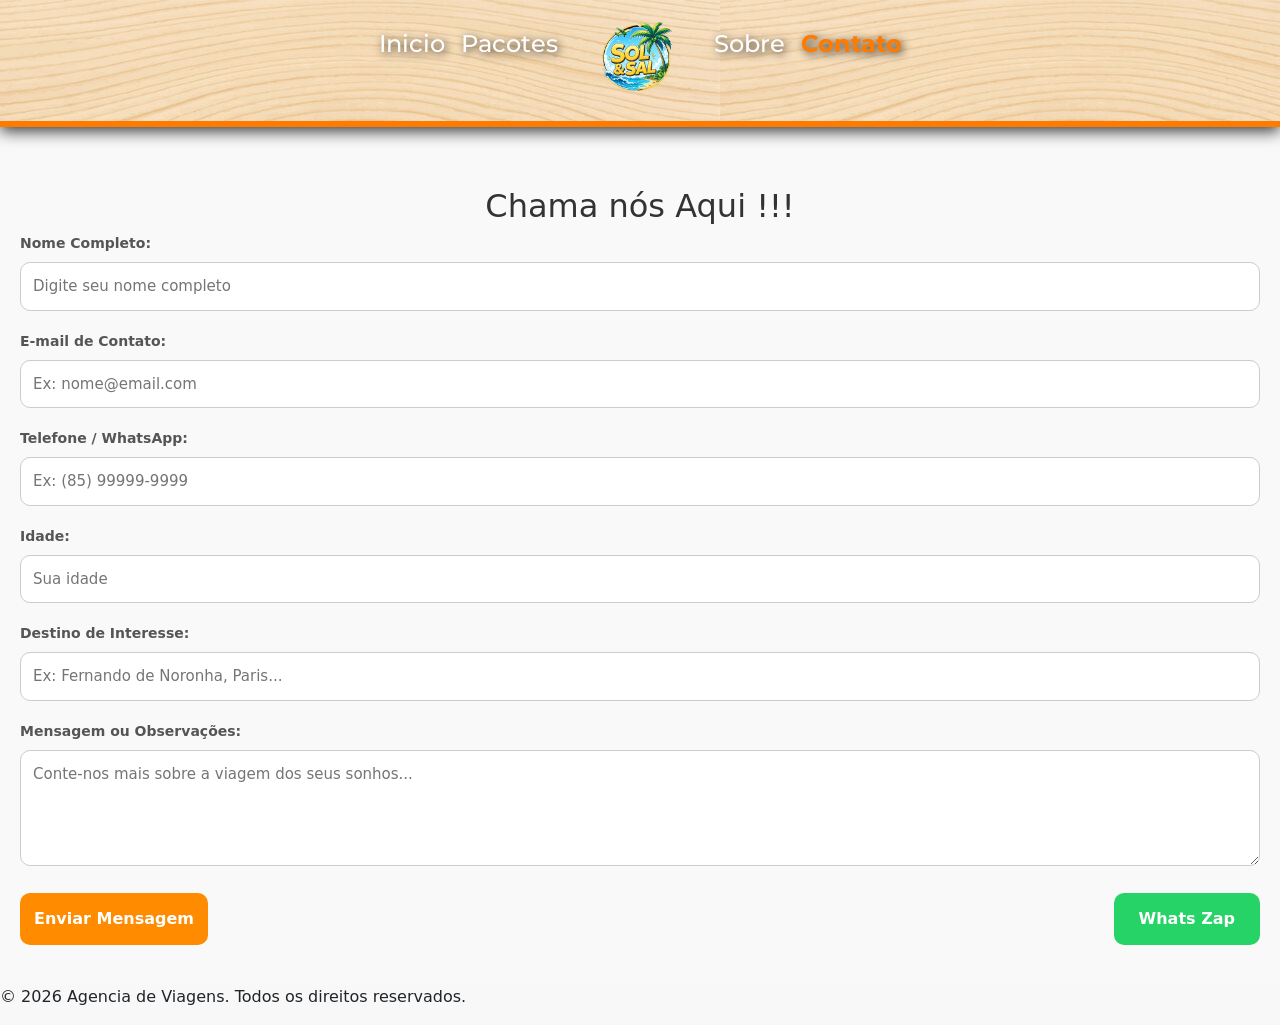
<file: contato.html>
<!DOCTYPE html>
<html lang="en">
<head>
    <meta charset="UTF-8">
    <meta name="viewport" content="width=device-width, initial-scale=1.0">
    <title>Contato e Atendimento | Sol & Sal</title>

    <link rel="preconnect" href="https://fonts.googleapis.com">
    <link rel="preconnect" href="https://fonts.gstatic.com" crossorigin>
    <link href="https://fonts.googleapis.com/css2?family=Montserrat:wght@400;700;900&display=swap" rel="stylesheet">
    <link href="https://fonts.googleapis.com/css2?family=Bebas+Neue&display=swap" rel="stylesheet">
    <link href="https://cdn.jsdelivr.net/npm/bootstrap@5.3.3/dist/css/bootstrap.min.css" rel="stylesheet">
    <link rel="stylesheet" href="css/style.css"/>
    <link rel="icon" type="favicon" href="images/logo.png" class="favicon">
    <script src="https://cdn.jsdelivr.net/npm/bootstrap@5.3.3/dist/js/bootstrap.bundle.min.js"></script>
</head>
<body>
    <header>
        <div class="container-fluid header-content">

            <nav class="navbar navbar-expand-lg">
                <div class="container-fluid">

                        <button class="navbar-toggler" type="button" data-bs-toggle="collapse" data-bs-target="#menuNavbar" aria-controls="menuNavbar" aria-expanded="false" aria-label="Alternar navegação">
                            <span class="navbar-toggler-icon"></span>
                        </button>

                        <div class="collapse navbar-collapse" id="menuNavbar">
                        <ul class="navbar-nav me-auto mb-2 mb-lg-0">
                            <li class="nav-item">
                            <a class="nav-link custom-navlink" aria-current="page" href="index.html">Inicio</a>
                            </li>
                            <li class="nav-item">
                            <a class="nav-link custom-navlink" href="pacotes.html">Pacotes</a>
                            </li>
                            
                            <li>
                            <a href="index.html">
                            <img src="images/logo.png" alt="Logo" class="logo">
                            </a>
                            </li>
                            
                            <li class="nav-item">
                            <a class="nav-link custom-navlink" href="sobre.html">Sobre</a>
                            </li>
                            <li class="nav-item">
                            <a class="nav-link custom-navlink active" href="contato.html">Contato</a>
                            </li>
                        </ul>
                        </div>
                </div>
            </nav>
        </div>

    </header>
    <main>
        <section>
                       <h2 style="text-align: center; margin-top: 20px; color: #333;">Chama nós Aqui !!!</h2>

            <form class="formulario-contato">

                <div class="campo-grupo">
                    <label for="nome">Nome Completo:</label>
                    <input type="text" id="nome" name="nome" placeholder="Digite seu nome completo" required>
                </div>

                <div class="campo-grupo">
                    <label for="email">E-mail de Contato:</label>
                    <input type="email" id="email" name="email" placeholder="Ex: nome@email.com" required>
                </div>

                <div class="campo-grupo">
                    <label for="telefone">Telefone / WhatsApp:</label>
                    <input type="tel" id="telefone" name="telefone" placeholder="Ex: (85) 99999-9999">
                </div>

                <div class="campo-grupo">
                    <label for="idade">Idade:</label>
                    <input type="number" id="idade" name="idade" placeholder="Sua idade">
                </div>

                <div class="campo-grupo">
                    <label for="destino">Destino de Interesse:</label>
                    <input type="text" id="destino" name="destino" placeholder="Ex: Fernando de Noronha, Paris...">
                </div>

                <div class="campo-grupo">
                    <label for="mensagem">Mensagem ou Observações:</label>
                    <textarea id="mensagem" name="mensagem" rows="4" placeholder="Conte-nos mais sobre a viagem dos seus sonhos..."></textarea>
                </div>

                <div class="botoes-grupo">
                    <button type="submit" class="btn-enviar">Enviar Mensagem</button>
                    <button type="reset" class="btn-zap">Whats Zap</button>
                </div>
        </section>
    </main>
    <!-- Alteração feita por Carlos Italo: Adicionado o rodapé da página -->
    <footer>
        <p>&copy; 2026 Agencia de Viagens. Todos os direitos reservados.</p>
    </footer>
</body>
</html>
</file>
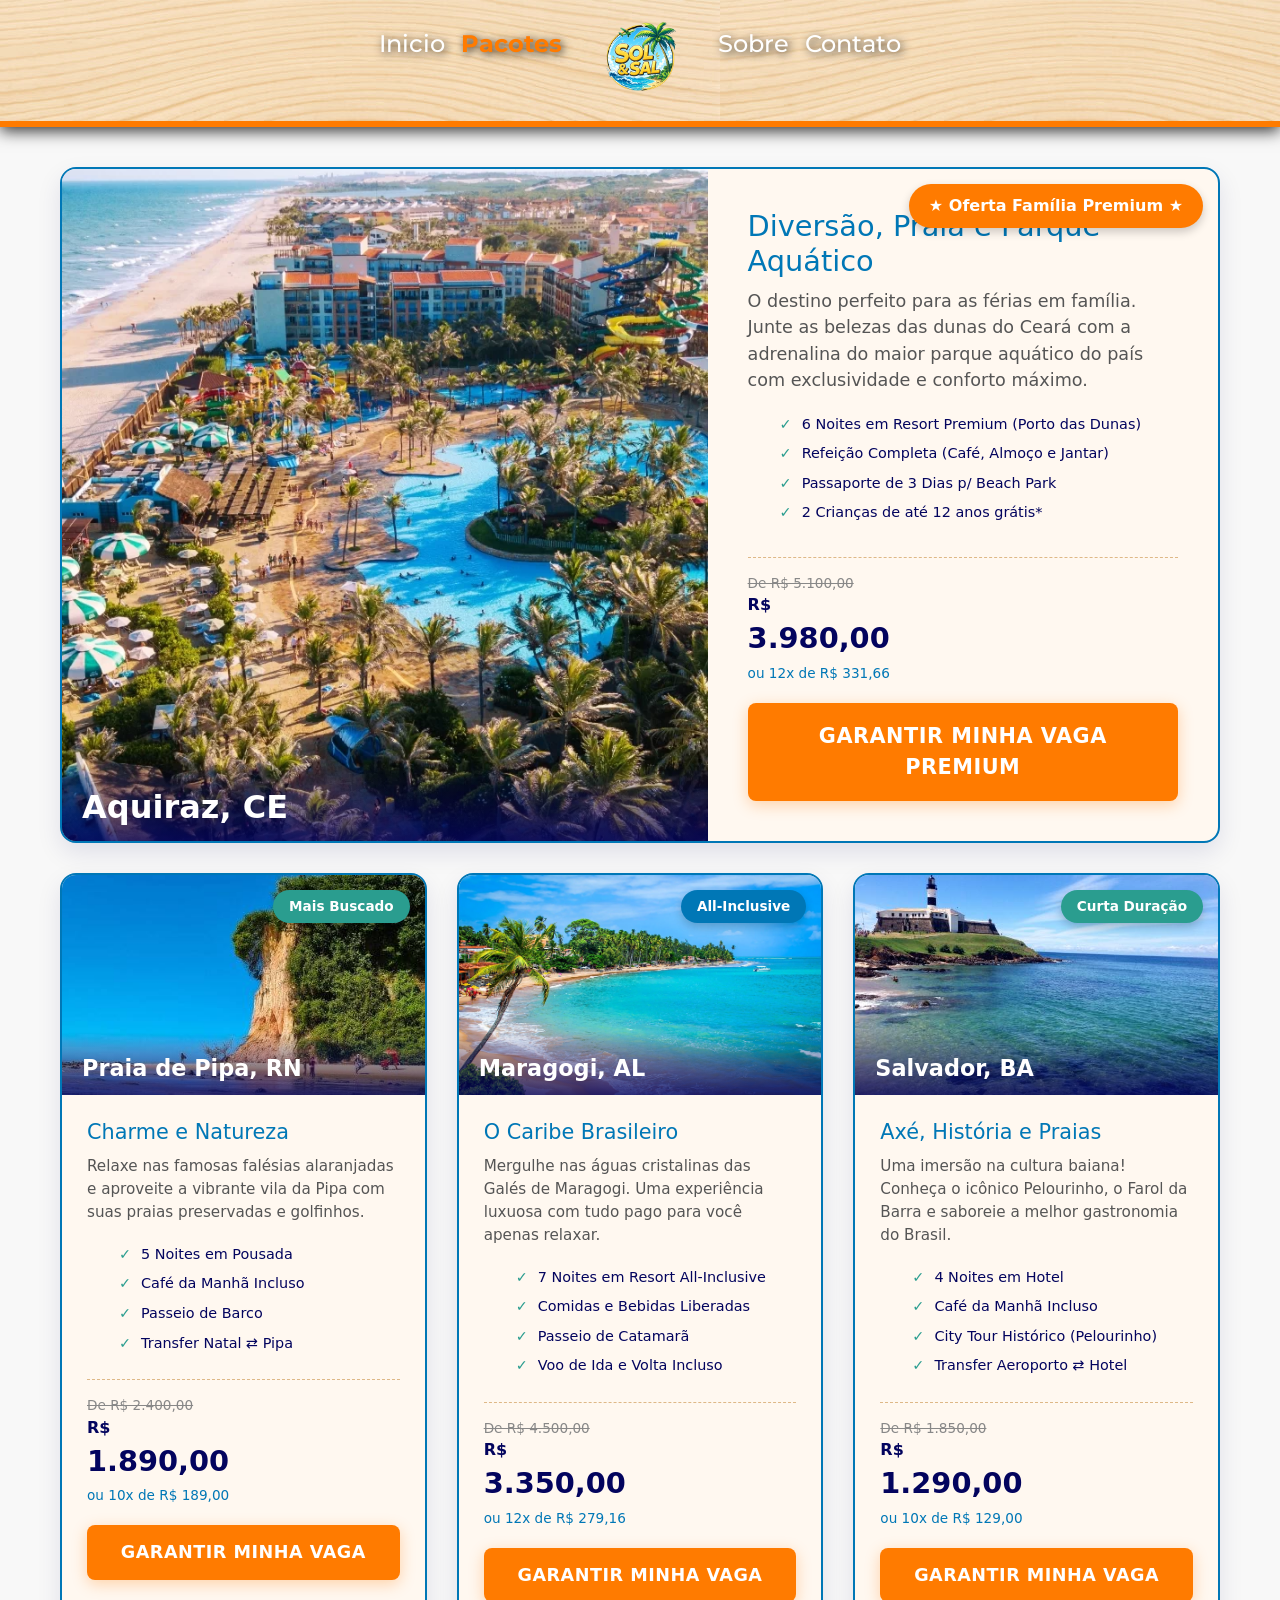
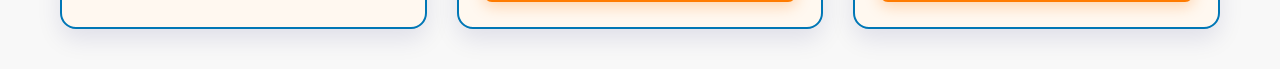
<file: pacotes.html>
<!DOCTYPE html>
<html lang="en">
<head>
    <meta charset="UTF-8">
    <meta name="viewport" content="width=device-width, initial-scale=1.0">
    <title>Pacotes de Viagem e Destinos Incríveis | Sol & Sal</title>

    <link rel="preconnect" href="https://fonts.googleapis.com">
    <link rel="preconnect" href="https://fonts.gstatic.com" crossorigin>
    <link href="https://fonts.googleapis.com/css2?family=Montserrat:wght@400;700;900&display=swap" rel="stylesheet">
    <link href="https://fonts.googleapis.com/css2?family=Bebas+Neue&display=swap" rel="stylesheet">
    <link href="https://cdn.jsdelivr.net/npm/bootstrap@5.3.3/dist/css/bootstrap.min.css" rel="stylesheet">
    <link rel="stylesheet" href="css/style.css"/>
    <link rel="icon" type="favicon" href="images/logo.png" class="favicon">
    <script src="https://cdn.jsdelivr.net/npm/bootstrap@5.3.3/dist/js/bootstrap.bundle.min.js"></script>
</head>
<body>
    <header>
        <div class="container-fluid header-content">
            
            
            <nav class="navbar navbar-expand-lg">
                <div class="container-fluid">

                        <button class="navbar-toggler" type="button" data-bs-toggle="collapse" data-bs-target="#menuNavbar" aria-controls="menuNavbar" aria-expanded="false" aria-label="Alternar navegação">
                            <span class="navbar-toggler-icon"></span>
                        </button>

                        <div class="collapse navbar-collapse" id="menuNavbar">
                        <ul class="navbar-nav me-auto mb-2 mb-lg-0">
                            <li class="nav-item">
                            <a class="nav-link custom-navlink" aria-current="page" href="index.html">Inicio</a>
                            </li>
                            <li class="nav-item">
                            <a class="nav-link custom-navlink active" href="pacotes.html">Pacotes</a>
                            </li>
                            
                            <li>
                            <a href="index.html">
                            <img src="images/logo.png" alt="Logo" class="logo">
                            </a>
                            </li>

                            <li class="nav-item">
                            <a class="nav-link custom-navlink" href="sobre.html">Sobre</a>
                            </li>
                            <li class="nav-item">
                            <a class="nav-link custom-navlink" href="contato.html">Contato</a>
                            </li>
                        </ul>
                        </div>
                </div>
            </nav>
        </div>

    </header>
    <div class="pacotes-vitrine">

      <!-- PACOTE 1: AQUIRAZ (CE) - DESTAQUE -->
  <div class="pacote-card destaque-master"> 
    <span class="pacote-tag" style="background-color: var(--cor_sol); font-size: 1rem; padding: 10px 20px;">
      ★ Oferta Família Premium ★
    </span>
    
    <div class="pacote-imagem">
      <img class="img-pacote-destaque" src="images/pacoteaquiraz.jpg" alt="Resort e Piscina em Aquiraz">
      <div class="pacote-destino" style="font-size: 2rem;">Aquiraz, CE</div>
    </div>
    
    <div class="pacote-conteudo">
      <h3 class="pacote-titulo" style="font-size: 1.8rem;">Diversão, Praia e Parque Aquático</h3>
      <p class="pacote-descricao" style="font-size: 1.1rem;">O destino perfeito para as férias em família. Junte as belezas das dunas do Ceará com a adrenalina do maior parque aquático do país com exclusividade e conforto máximo.</p>
      
      <ul class="pacote-beneficios" style="font-size: 1rem;">
        <li><span class="icone">✓</span> 6 Noites em Resort Premium (Porto das Dunas)</li>
        <li><span class="icone">✓</span> Refeição Completa (Café, Almoço e Jantar)</li>
        <li><span class="icone">✓</span> Passaporte de 3 Dias p/ Beach Park </li>
        <li><span class="icone">✓</span> 2 Crianças de até 12 anos grátis*</li>
      </ul>
      
      <div class="pacote-preco-container">
        <div class="preco-antigo">De R$ 5.100,00</div>
        <div class="preco-atual">
          <span class="moeda">R$</span> 3.980,00 
          <span class="parcela">ou 12x de R$ 331,66</span>
        </div>
      </div>
      
      <button class="pacote-botao" style="font-size: 1.3rem; padding: 18px;">Garantir Minha Vaga Premium</button>
    </div>
  </div>

  <!-- PACOTE 2: PIPA (RN) -->
  <div class="pacote-card">
    <span class="pacote-tag">Mais Buscado</span>
    <div class="pacote-imagem">
      <img src="images/pacotepipa.jpg" alt="Praia da Pipa Imagem Para Pacotes">
      <div class="pacote-destino">Praia de Pipa, RN</div>
    </div>
    <div class="pacote-conteudo">
      <h3 class="pacote-titulo">Charme e Natureza</h3>
      <p class="pacote-descricao">Relaxe nas famosas falésias alaranjadas e aproveite a vibrante vila da Pipa com suas praias preservadas e golfinhos.</p>
      <ul class="pacote-beneficios">
        <li><span class="icone">✓</span> 5 Noites em Pousada</li>
        <li><span class="icone">✓</span> Café da Manhã Incluso</li>
        <li><span class="icone">✓</span> Passeio de Barco </li>
        <li><span class="icone">✓</span> Transfer Natal ⇄ Pipa</li>
      </ul>
      <div class="pacote-preco-container">
        <div class="preco-antigo">De R$ 2.400,00</div>
        <div class="preco-atual">
          <span class="moeda">R$</span> 1.890,00 
          <span class="parcela">ou 10x de R$ 189,00</span>
        </div>
      </div>
      <button class="pacote-botao">Garantir Minha Vaga</button>
    </div>
  </div>

  <!-- PACOTE 3: MARAGOGI (AL) -->
  <div class="pacote-card">
    <span class="pacote-tag" style="background-color: var(--cor_mar_escuro);">All-Inclusive</span>
    <div class="pacote-imagem">
      <img src="images/pacotemaragogi.jpg" alt="Pacote Maragogi, Caribe Brasileiro">
      <div class="pacote-destino">Maragogi, AL</div>
    </div>
    <div class="pacote-conteudo">
      <h3 class="pacote-titulo">O Caribe Brasileiro</h3>
      <p class="pacote-descricao">Mergulhe nas águas cristalinas das Galés de Maragogi. Uma experiência luxuosa com tudo pago para você apenas relaxar.</p>
      <ul class="pacote-beneficios">
        <li><span class="icone">✓</span> 7 Noites em Resort All-Inclusive</li>
        <li><span class="icone">✓</span> Comidas e Bebidas Liberadas</li>
        <li><span class="icone">✓</span> Passeio de Catamarã</li>
        <li><span class="icone">✓</span> Voo de Ida e Volta Incluso</li>
      </ul>
      <div class="pacote-preco-container">
        <div class="preco-antigo">De R$ 4.500,00</div>
        <div class="preco-atual">
          <span class="moeda">R$</span> 3.350,00 
          <span class="parcela">ou 12x de R$ 279,16</span>
        </div>
      </div>
      <button class="pacote-botao">Garantir Minha Vaga</button>
    </div>
  </div>

  <!-- PACOTE 4: SALVADOR (BA) -->
  <div class="pacote-card">
    <span class="pacote-tag">Curta Duração</span>
    <div class="pacote-imagem">
      <img src="images/pacotesalvador.jpg"Pacote Salvador Farol">
      <div class="pacote-destino">Salvador, BA</div>
    </div>
    <div class="pacote-conteudo">
      <h3 class="pacote-titulo">Axé, História e Praias</h3>
      <p class="pacote-descricao">Uma imersão na cultura baiana! Conheça o icônico Pelourinho, o Farol da Barra e saboreie a melhor gastronomia do Brasil.</p>
      <ul class="pacote-beneficios">
        <li><span class="icone">✓</span> 4 Noites em Hotel</li>
        <li><span class="icone">✓</span> Café da Manhã Incluso</li>
        <li><span class="icone">✓</span> City Tour Histórico (Pelourinho)</li>
        <li><span class="icone">✓</span> Transfer Aeroporto ⇄ Hotel</li>
      </ul>
      <div class="pacote-preco-container">
        <div class="preco-antigo">De R$ 1.850,00</div>
        <div class="preco-atual">
          <span class="moeda">R$</span> 1.290,00 
          <span class="parcela">ou 10x de R$ 129,00</span>
        </div>
      </div>
      <button class="pacote-botao">Garantir Minha Vaga</button>
    </div>
  </div>
</body>
</html>
</file>
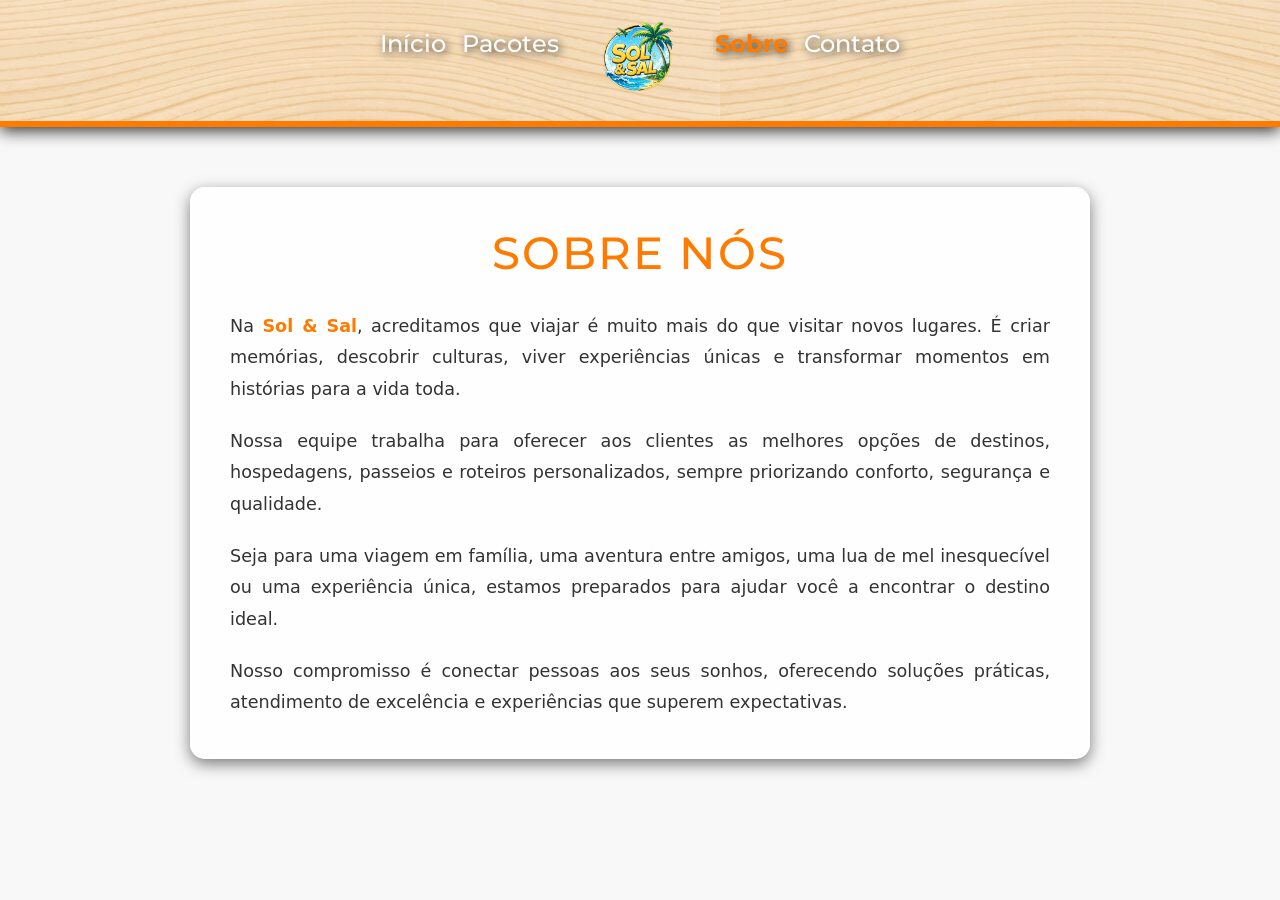
<file: sobre.html>
<!DOCTYPE html>
<html lang="en">
<head>
    <meta charset="UTF-8">
    <meta name="viewport" content="width=device-width, initial-scale=1.0">
    <title>Sobre Nós | Conheça a Sol & Sal</title>

    <link rel="preconnect" href="https://fonts.googleapis.com">
    <link rel="preconnect" href="https://fonts.gstatic.com" crossorigin>
    <link href="https://fonts.googleapis.com/css2?family=Montserrat:wght@400;700;900&display=swap" rel="stylesheet">
    <link href="https://fonts.googleapis.com/css2?family=Bebas+Neue&display=swap" rel="stylesheet">
    <link href="https://cdn.jsdelivr.net/npm/bootstrap@5.3.3/dist/css/bootstrap.min.css" rel="stylesheet">
    <link rel="stylesheet" href="css/style.css">
    <link rel="icon" type="image/png" href="images/logo.png">
    <script src="https://cdn.jsdelivr.net/npm/bootstrap@5.3.3/dist/js/bootstrap.bundle.min.js"></script>
</head>

<body>
    <header>
        <div class="container-fluid header-content">
            <nav class="navbar navbar-expand-lg">
                <div class="container-fluid">

                    <button class="navbar-toggler" type="button"
                        data-bs-toggle="collapse"
                        data-bs-target="#menuNavbar"
                        aria-controls="menuNavbar"
                        aria-expanded="false"
                        aria-label="Alternar navegação">
                        <span class="navbar-toggler-icon"></span>
                    </button>

                    <div class="collapse navbar-collapse" id="menuNavbar">
                        <ul class="navbar-nav mx-auto mb-2 mb-lg-0">
                            <li class="nav-item">
                                <a class="nav-link custom-navlink" href="index.html">Início</a>
                            </li>

                            <li class="nav-item">
                                <a class="nav-link custom-navlink" href="pacotes.html">Pacotes</a>
                            </li>

                            <li>
                            <a href="index.html">
                            <img src="images/logo.png" alt="Logo" class="logo">
                            </a>
                            </li>

                            <li class="nav-item">
                                <a class="nav-link custom-navlink active" href="sobre.html">Sobre</a>
                            </li>

                            <li class="nav-item">
                                <a class="nav-link custom-navlink" href="contato.html">Contato</a>
                            </li>
                        </ul>
                    </div>

                </div>
            </nav>
        </div>
    </header>

    <section class="sobre">
        <div class="container">
            <h2>Sobre Nós</h2>

            <p>
                Na <strong>Sol & Sal</strong>, acreditamos que viajar é muito mais
                do que visitar novos lugares. É criar memórias, descobrir culturas,
                viver experiências únicas e transformar momentos em histórias para a vida toda.
            </p>

            <p>
                Nossa equipe trabalha para oferecer aos clientes as melhores opções de
                destinos, hospedagens, passeios e roteiros personalizados, sempre
                priorizando conforto, segurança e qualidade.
            </p>

            <p>
                Seja para uma viagem em família, uma aventura entre amigos, uma lua de mel
                inesquecível ou uma experiência única, estamos preparados para ajudar você
                a encontrar o destino ideal.
            </p>

            <p>
                Nosso compromisso é conectar pessoas aos seus sonhos, oferecendo soluções
                práticas, atendimento de excelência e experiências que superem expectativas.
            </p>
        </div>
    </section>

</body>
</html>
</file>
<file: css/style.css>
* {
    margin: 0;
    padding: 0;
    box-sizing: border-box;
}
/* Root (predefinição de Titulo, cores e etc) */
:root {
    --title-font: 'Montserrat',  sans-serif;
    --title-weight: 500;
    --cor_branco: white;
    --cor_preto: black;
    --cor_madeira: #DEB887;
    --cor_sol: #FF7B00;
    --cor_mar_escuro: #0077B6;
    --cor_mar_claro: #FFF8F0;
    --cor_areia: #FFF8F0;
    --cor_folhas: #2A9D8F;
    --cor_textoescuro: #03045E;
    --cor_fundo_claro: #FFF8F0;
    --cor_texto_escuro: #03045E;
}


/* Logo no titulo, navbar e botoes da navbar */
.logo{
    height: 0px;
} 

header {
    position: sticky;
    min-height: 90px;
    top: 0;
    left: 0;
    width: 100%;
    z-index: 1000;
    display: flex;
    align-items: center;
    justify-content: center;
    border-bottom: 4px solid var(--cor_sol);
    box-shadow: 0 4px 15px rgba(0, 0, 0, 0.8);
    background-image: url(../images/fundonav.jpg);
}
.header-content {
    display: flex;
    align-items: center;
    justify-content: center;
    width: 100%;
    height: 100%;
    padding: 10px 20px;
}

nav {
    display: inline-block;
    flex-direction: row;
    justify-content: center;
    align-items: center;
    gap: 35px;
}
nav .custom-navlink{
    text-shadow: 2px 2px 8px rgba(0, 0, 0, 0.8) !important;
    font-family: var(--title-font);
    font-weight: var(--title-weight);
    font-size: 18px;
    text-decoration: none;
    color:var(--cor_branco) !important;

}
nav .custom-navlink:hover {
    color: var(--cor_sol) !important;
}
nav .custom-navlink.active,
nav .custom-navlink.pagina_ativa {
    font-weight: bold;
    color: var(--cor_sol) !important;
}
/* FIM DA NAV*/

/* Body Padrão (Alterar conforme desenvolvimento do site) */
body {
    padding-top: 0px;
    background-color: #f8f8f8;
    background-size: 25px 25px;
}

.banner {
    min-height: 450px;
    background-image: 
    linear-gradient(rgba(0, 0, 0, 0.4),
    rgba(0, 0, 0, 0.4)),
    url("../images/fundo_principal.jpg");
    background-size: cover;
    background-position: center;
    border-bottom: solid 6px var(--cor_sol);
    
    display: flex;
    flex-direction: column;
    justify-content: center;
    align-items: center;

    color: white;
    text-align: center;
}

.banner-title {
    font-family: 'Bebas Neue', sans-serif;
    font-size: 80px;
    font-weight: 720;
    color: white;
    line-height: 0.9;
    text-transform: uppercase;
    letter-spacing: 1px;
}

.banner-subtitle {
    font-family: 'Montserrat', sans-serif;
    color: white;
    font-size: 22px;
    font-weight: 400;
    letter-spacing: 1px;
}

/* CSS da Página Sobre */
.sobre {
    padding: 60px 20px;
}

.sobre .container {
    max-width: 900px;
    margin: 0 auto;
    background-color: rgba(255, 255, 255, 0.9);
    padding: 40px;
    border-radius: 15px;
    box-shadow: 0 5px 15px rgba(0.5, 0.5, 0.5, 0.5);
}

.sobre h2 {
    font-family: var(--title-font);
    font-weight: var(--title-weight);
    font-size: 2.8rem;
    text-align: center;
    color: var(--cor_sol);
    margin-bottom: 30px;
    text-transform: uppercase;
    letter-spacing: 2px;
}

.sobre p {
    font-size: 1.1rem;
    line-height: 1.8;
    color: #333;
    text-align: justify;
    margin-bottom: 20px;
}

.sobre strong {
    color: var(--cor_sol);
}

.sobre p:last-child {
    margin-bottom: 0;
}







/* CSS da Página Contato */
/*Alteraões feitas por Carlos Italo:
/* Define um fundo cinza claro*/
main {
    background-color: #f9f9f9;
    padding: 40px 20px;
}

/* Cria o seção de contato (quadro branco centralizado)*/
.secao-contato {
    max-width: 500px;
    margin: 0 auto;
    background: #ffffff;
    padding: 30px;
    border-radius: 15px; /* Bordas bem arredondadas no card */
}

/* Estilo do título */
.titulo-contato {
    text-align: center;
    margin-top: 0;
    margin-bottom: 25px;
    color: #333;
    font-size: 24px;
}

/* Espaçamento entre as caixas de texto */
.campo-grupo {
    margin-bottom: 20px;
}

/* Configuração descrião dos nomes dos cmapos */
.campo-grupo label {
    display: block; /* Força o texto a ficar em cima do campo */
    margin-bottom: 8px;
    font-weight: bold;
    color: #555;
    font-size: 14px;
}

/* Estilização moderna das caixas de entrada de texto */
.campo-grupo input, 
.campo-grupo textarea {
    width: 100%; /* Ocupa toda a largura da caixinha branca */
    padding: 12px;
    border: 1px solid #ccc;
    border-radius: 10px; /* Bordas arredondadas nos campos! */
    font-size: 15px;
    box-sizing: border-box; /* Impede que o padding estoure o tamanho do campo */
    outline: none;
    transition: border-color 0.3s ease;
}

/* Destaque em laranja (cor do Sol & Mar) quando o usuário clica no campo 
.campo-grupo input:focus, */
.campo-grupo textarea:focus {
    border-color: #ff8c00;
}

/* Alinhamento dos botões lado a lado */
.botoes-grupo {
    display: flex;
    justify-content: space-between;
    gap: 15px;
}

/* Base arredondada dos botões */
.btn-enviar , .btn-zap {
    padding: 14px;
    border: none;
    border-radius: 10px; /* Botões arredondados */
    font-size: 16px;
    font-weight: bold;
    cursor: pointer;
    transition: background-color 0.2s ease;
}

/* Botão Enviar - Laranja Principal */
.btn-enviar {
    background-color: #ff8c00;
    color: white;
}

.btn-enviar:hover {
    background-color: #e07b00;
}

/* Botão Zap - Verde */
.btn-zap {
    padding: 14px 25px;
    background-color: #25D366;
    color: #ffffff;
}

.btn-zap:hover {
    background-color: #25D366;
}

/* Seção dos destinos na página principal */
/* --- CONFIGURAÇÕES GERAIS --- */
.secao-inspiracao, .secao-roteiros {
    max-width: 1200px;
    margin: 0 auto;
    padding: 60px 20px;
}
.cabecalho-secao {
    text-align: center;
    margin-bottom: 40px;
}

.cabecalho-secao h2 {
    font-family: var(--title-font);
    font-size: 32px;
    font-weight: 700;
    color: #111;
    margin-bottom: 8px;
}
.divisor-secao {
    border: 0;
    height: 1px;
    background: #e0e0e0;
    max-width: 1160px;
    margin: 0 auto;
}

/* Cards de Destinos da Página Principal */
.grid-inspiracao {
    display: grid;
    grid-template-columns: repeat(auto-fill, minmax(260px, 1fr));
    gap: 24px;
}
.card-inspiracao {
    position: relative;
    height: 320px;
    border-radius: 16px;
    overflow: hidden;
    box-shadow: 0 8px 20px rgba(0,0,0,0.2);
    cursor: pointer;
}
.card-inspiracao img {
    width: 100%;
    height: 100%;
    object-fit: cover;
    transition: transform 0.5s ease;
}
/* Sombra na imagem para destacar o texto */
.card-inspiracao::after {
    content: '';
    position: absolute;
    inset: 0;
    background: linear-gradient(to top, rgba(0,0,0,0.8) 0%, rgba(0,0,0,0.2) 60%);
    transition: opacity 0.3s ease;
}
.overlay-conteudo {
    position: absolute;
    bottom: 0;
    left: 0;
    width: 100%;
    padding: 24px;
    z-index: 2;
    color: white;
    font-family: var(--title-font);
}
.overlay-conteudo h3 {
    font-size: 22px;
    font-weight: 700;
    margin-bottom: 4px;
}
.overlay-conteudo .estado {
    font-size: 14px;
    opacity: 0.8;
}
/* Efeito de movimento */
.card-inspiracao:hover img {
    transform: scale(1.1);
}

/* Cards de Destinos Em Alta */
.grid-roteiros {
    display: grid;
    grid-template-columns: repeat(auto-fill, minmax(260px, 1fr));
    gap: 24px;
}
.card-roteiro {
    background: #ffffff;
    border-radius: 12px;
    overflow: hidden;
    box-shadow: 0 4px 12px rgba(0, 0, 0, 0.3);
    border: 1px solid #eef2f5;
    display: flex;
    flex-direction: column;
    transition: transform 0.3s ease;
}
.card-roteiro:hover {
    transform: translateY(-5px);
}
.img-container {
    width: 100%;
    height: 180px;
}
.img-container img {
    width: 100%;
    height: 100%;
    object-fit: cover;
}
.roteiro-conteudo {
    padding: 20px;
    display: flex;
    flex-direction: column;
    flex-grow: 1;
}
.roteiro-conteudo h3 {
    font-family: var(--title-font);
    font-size: 18px;
    font-weight: 700;
    color: #2c3e50;
    margin: 0 0 12px 0;
}
.roteiro-rodape {
    display: flex;
    justify-content: space-between;
    align-items: center;
    font-family: var(--title-font);
    font-size: 13px;
    margin-top: auto;
}
.geo-local {
    display: flex;
    align-items: center;
    gap: 4px;
    color: #95a5a6;
}
.qtd-passeios {
    color: #7f8c8d;
    font-weight: 500;
}






/*PAGINA PACOTES VMS*/
/* Card Destaque Aquiraz */
.pacote-card {
    background-color: var(--cor_fundo_claro);
    border: 2px solid var(--cor_mar_escuro);
    border-radius: 16px;
    box-shadow: 0 10px 25px rgba(3, 4, 94, 0.1);
    width: 100%; 
    overflow: hidden;
    position: relative;
    transition: transform 0.3s ease, box-shadow 0.3s ease;
}
.img-pacote-destaque{
    width: 100%;
    max-height: 100%;
    position: absolute;
}
.pacote-card.destaque-master {
    grid-column: 1 / -1; /* Mágica: Faz o card ocupar todas as colunas de ponta a ponta */
    display: flex; /* Transforma o card de vertical para horizontal */
    flex-direction: row;
}
.pacote-card.destaque-master .pacote-imagem {
    flex: 1.5; /* Dá mais espaço para a imagem */
    height: 100%;
    min-height: 350px;
}
.pacote-card.destaque-master .pacote-conteudo {
    flex: 1;
    padding: 40px;
    display: flex;
    flex-direction: column;
    justify-content: center; /* Centraliza tudo verticalmente */
}
.pacote-card:hover {
    transform: translateY(-5px);
    box-shadow: 0 15px 35px rgba(3, 4, 94, 0.15);
}

/* Tag de Destaque usando a Cor_folhas */
.pacote-tag {
    background-color: var(--cor_folhas);
    color: #ffffff;
    font-size: 0.85rem;
    font-weight: bold;
    padding: 6px 16px;
    position: absolute;
    right: 15px;
    top: 15px;
    border-radius: 50px;
    z-index: 10;
    box-shadow: 0 4px 10px rgba(0, 0, 0, 0.2);
}

/* Área da Imagem */
.pacote-imagem {
    height: 220px;
    position: relative;
    overflow: hidden;
}

.pacote-imagem img {
    width: 100%;
    height: 100%;
    object-fit: cover;
}

/* Texto sobreposto na imagem usando Mar Profundo */
.pacote-destino {
    position: absolute;
    bottom: 0;
    left: 0;
    right: 0;
    background: linear-gradient(transparent, rgba(3, 4, 94, 0.8));
    color: #ffffff;
    padding: 20px 20px 10px 20px;
    font-size: 1.4rem;
    font-weight: bold;
}

/* Corpo do Conteúdo */
.pacote-conteudo {
    padding: 25px;
}

.pacote-titulo {
    color: var(--cor_mar_escuro);
    font-size: 1.3rem;
    margin-bottom: 10px;
}

.pacote-descricao {
    color: #555;
    font-size: 0.95rem;
    line-height: 1.5;
    margin-bottom: 20px;
}

/* Lista de Benefícios inclusos */
.pacote-beneficios {
    list-style: none;
    margin-bottom: 25px;
}

.pacote-beneficios li {
    color: var(--cor_texto_escuro);
    font-size: 0.9rem;
    margin-bottom: 8px;
    display: flex;
    align-items: center;
}

.pacote-beneficios .icone {
    color: var(--cor_folhas);
    font-weight: bold;
    margin-right: 10px;
}

/* Seção de Preços */
.pacote-preco-container {
    border-top: 1px dashed var(--cor_madeira);
    padding-top: 15px;
    margin-bottom: 20px;
}

.preco-antigo {
    color: #888;
    font-size: 0.85rem;
    text-decoration: line-through;
}

.preco-atual {
    color: var(--cor_texto_escuro);
    font-size: 1.8rem;
    font-weight: 800;
    display: flex;
    flex-direction: column;
}

.preco-atual .moeda {
    font-size: 1rem;
    font-weight: 600;
}

.preco-atual .parcela {
    font-size: 0.85rem;
    color: var(--cor_mar_escuro);
    font-weight: normal;
    margin-top: 2px;
}

/* Botão de Chamada para Ação com a Cor do Sol */
.pacote-botao {
    background-color: var(--cor_sol);
    border: none;
    border-radius: 8px;
    color: #ffffff;
    cursor: pointer;
    font-size: 1.1rem;
    font-weight: bold;
    padding: 14px;
    width: 100%;
    text-transform: uppercase;
    letter-spacing: 0.5px;
    transition: background-color 0.2s ease, transform 0.1s ease;
    box-shadow: 0 4px 15px rgba(255, 123, 0, 0.3);
}

/* Efeito de hover no botão (escurece levemente o laranja do sol) */
.pacote-botao:hover {
    background-color: #E06C00;
}

.pacote-botao:active {
    transform: scale(0.98);
}
/* Container da Vitrine de Pacotes */
.pacotes-vitrine {
    display: grid;
    grid-template-columns: repeat(3, 1fr); /* Força 3 colunas exatas */
    gap: 30px;
    padding: 40px 20px;
    max-width: 1200px;
    width: 100%;
    margin: 0 auto; /* Centraliza a vitrine na tela */
}

@media (max-width: 992px) {
    .pacotes-vitrine {
        grid-template-columns: repeat(2, 1fr); /* 2 colunas no tablet */
    }
}

@media (max-width: 768px) {
    .pacotes-vitrine {
        grid-template-columns: 1fr; /* 1 coluna no celular */
    }
    .pacote-card.destaque-master {
        flex-direction: column; /* Volta a ser vertical no celular */
    }
    .pacote-card.destaque-master .pacote-imagem {
        min-height: 250px;
    }
    .pacote-card.destaque-master .pacote-conteudo {
        padding: 25px;
    }
}
/*Fim da pagina pacotes*/





/* tela para tablet */
@media (min-width: 768px) {
    nav{
        gap: 40px;
    }
    nav a{
        font-size: 22px;
    }
}
/* Fim tela para tablet*/
 





/* Estilo exclusivo para o menu hamburguer*/
@media (max-width: 991px) {
/* 1. Mudar a cor de fundo da "caixa" do menu quando ele abre */
    #menuNavbar {
        background-color: var(--cor_madeira);
        padding: 15px;
        border-radius: 10px;
        margin-top: 10px;
        box-shadow: 0px 4px 10px var(--cor_sol); /* Sombra em volta  */
    }
    .navbar-nav .custom-navlink {
        color: var(--cor_branco);
        font-size: 18px;
        text-align: center;
        padding: 12px 0;
        border-bottom: 1px solid gray; 
        transition: all 0.3s ease;
    }
    .navbar-nav .nav-item:last-child .custom-navlink {
        border-bottom: none;
    }
    .navbar-nav .custom-navlink:hover, 
    .navbar-nav .custom-navlink.active {
        color: #ff5733;
        background-color: var(--cor_branco);
        border-radius: 5px;
    }
}
/*FIM NAVBAR HAMBURGUER*/











/* Tela para PC*/
@media (min-width: 1024px){
    .container{
        max-width: 100%;
    }
    .logo{
    height: 80px;
    width: auto;
    margin: 0 30px;
} 

    header {
    display: flex;
    flex-direction: column;
    align-items: center;
    padding-bottom: 5px;
    border-bottom: 6px solid var(--cor_sol);
    }

    nav .custom-navlink{
        font-size: 24px;
    }

}
/* Fim tela para pc*/
</file>
